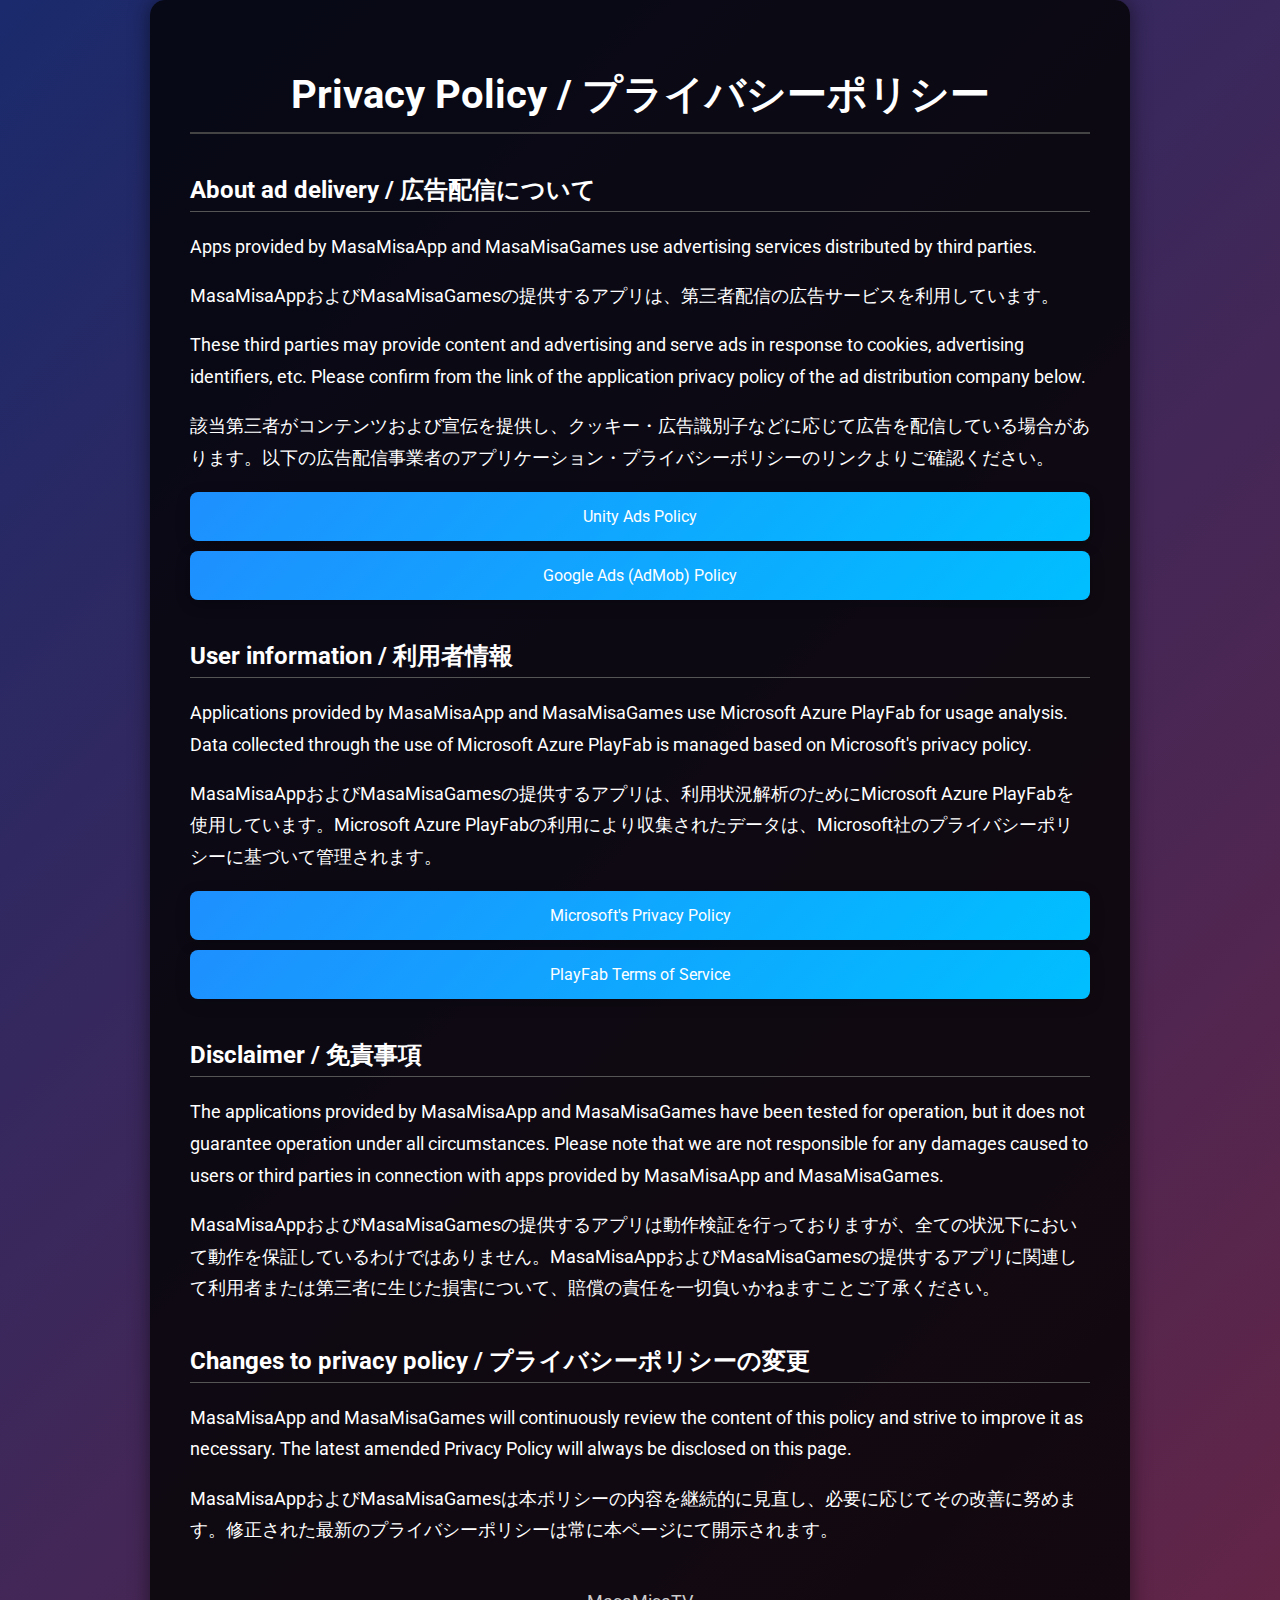
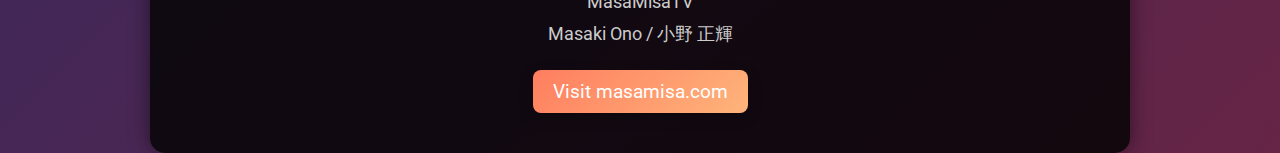
<file: index.html>
<!DOCTYPE html>
<html lang="ja">
<head>
    <meta charset="UTF-8">
    <meta name="viewport" content="width=device-width, initial-scale=1.0">
    <title>Privacy Policy</title>
    <link href="https://fonts.googleapis.com/css2?family=Roboto:wght@400;700&display=swap" rel="stylesheet">
    <style>
        body {
            font-family: 'Roboto', sans-serif;
            background: linear-gradient(135deg, #1a2a6c, #b21f1f, #fdbb2d);
            background-size: 400% 400%;
            animation: gradientBackground 15s ease infinite;
            color: #fff;
            margin: 0;
            padding: 0;
            display: flex;
            align-items: center;
            justify-content: center;
            min-height: 100vh;
        }
        @keyframes gradientBackground {
            0% { background-position: 0% 50%; }
            50% { background-position: 100% 50%; }
            100% { background-position: 0% 50%; }
        }
        .container {
            max-width: 900px;
            background: rgba(0, 0, 0, 0.8);
            padding: 40px;
            border-radius: 15px;
            box-shadow: 0 0 20px rgba(0, 0, 0, 0.5);
            overflow: hidden;
            position: relative;
        }
        h1 {
            text-align: center;
            font-size: 2.5em;
            margin-bottom: 20px;
            padding-bottom: 10px;
            border-bottom: 2px solid #444;
        }
        h2 {
            margin-top: 40px;
            font-size: 1.5em;
            border-bottom: 1px solid #555;
            padding-bottom: 5px;
        }
        p {
            line-height: 1.8;
            font-size: 1.1em;
        }
        a {
            color: #1e90ff;
            text-decoration: none;
            transition: color 0.3s;
        }
        a:hover {
            color: #00bfff;
            text-decoration: underline;
        }
        ul {
            list-style-type: none;
            padding: 0;
        }
        ul li {
            margin: 10px 0;
        }
        ul li a {
            display: block;
            background: linear-gradient(135deg, #1e90ff, #00bfff);
            color: #fff;
            padding: 15px 20px;
            border-radius: 8px;
            text-align: center;
            transition: background 0.3s, transform 0.3s;
            box-shadow: 0 4px 15px rgba(0, 0, 0, 0.2);
        }
        ul li a:hover {
            background: linear-gradient(135deg, #00bfff, #1e90ff);
            transform: translateY(-5px);
        }
        .footer {
            text-align: center;
            margin-top: 40px;
            color: #ccc;
        }
        .container::before {
            content: '';
            position: absolute;
            top: 0;
            left: 0;
            width: 100%;
            height: 100%;
            background: rgba(255, 255, 255, 0.05);
            z-index: -1;
            opacity: 0.7;
        }
        .masamisa-link {
            text-align: center;
            margin-top: 20px;
        }
        .masamisa-link a {
            display: inline-block;
            padding: 10px 20px;
            background: linear-gradient(135deg, #ff7e5f, #feb47b);
            color: #fff;
            border-radius: 8px;
            font-size: 1.2em;
            text-decoration: none;
            box-shadow: 0 4px 15px rgba(0, 0, 0, 0.2);
            transition: background 0.3s, transform 0.3s;
        }
        .masamisa-link a:hover {
            background: linear-gradient(135deg, #feb47b, #ff7e5f);
            transform: translateY(-5px);
        }
    </style>
</head>
<body>
    <div class="container">
        <h1>Privacy Policy / プライバシーポリシー</h1>

        <h2>About ad delivery / 広告配信について</h2>
        <p>Apps provided by MasaMisaApp and MasaMisaGames use advertising services distributed by third parties.</p>
        <p>MasaMisaAppおよびMasaMisaGamesの提供するアプリは、第三者配信の広告サービスを利用しています。</p>
        <p>These third parties may provide content and advertising and serve ads in response to cookies, advertising identifiers, etc. Please confirm from the link of the application privacy policy of the ad distribution company below.</p>
        <p>該当第三者がコンテンツおよび宣伝を提供し、クッキー・広告識別子などに応じて広告を配信している場合があります。以下の広告配信事業者のアプリケーション・プライバシーポリシーのリンクよりご確認ください。</p>
        <ul>
            <li><a href="https://unity3d.com/jp/legal/privacy-policy" target="_blank">Unity Ads Policy</a></li>
            <li><a href="https://policies.google.com/technologies/ads?hl=ja" target="_blank">Google Ads (AdMob) Policy</a></li>
        </ul>

        <h2>User information / 利用者情報</h2>
        <p>Applications provided by MasaMisaApp and MasaMisaGames use Microsoft Azure PlayFab for usage analysis. Data collected through the use of Microsoft Azure PlayFab is managed based on Microsoft's privacy policy.</p>
        <p>MasaMisaAppおよびMasaMisaGamesの提供するアプリは、利用状況解析のためにMicrosoft Azure PlayFabを使用しています。Microsoft Azure PlayFabの利用により収集されたデータは、Microsoft社のプライバシーポリシーに基づいて管理されます。</p>
        <ul>
            <li><a href="https://www.microsoft.com/ja-jp/trust-center/privacy" target="_blank">Microsoft's Privacy Policy</a></li>
            <li><a href="https://playfab.com/terms/" target="_blank">PlayFab Terms of Service</a></li>
        </ul>

        <h2>Disclaimer / 免責事項</h2>
        <p>The applications provided by MasaMisaApp and MasaMisaGames have been tested for operation, but it does not guarantee operation under all circumstances. Please note that we are not responsible for any damages caused to users or third parties in connection with apps provided by MasaMisaApp and MasaMisaGames.</p>
        <p>MasaMisaAppおよびMasaMisaGamesの提供するアプリは動作検証を行っておりますが、全ての状況下において動作を保証しているわけではありません。MasaMisaAppおよびMasaMisaGamesの提供するアプリに関連して利用者または第三者に生じた損害について、賠償の責任を一切負いかねますことご了承ください。</p>

        <h2>Changes to privacy policy / プライバシーポリシーの変更</h2>
        <p>MasaMisaApp and MasaMisaGames will continuously review the content of this policy and strive to improve it as necessary. The latest amended Privacy Policy will always be disclosed on this page.</p>
        <p>MasaMisaAppおよびMasaMisaGamesは本ポリシーの内容を継続的に見直し、必要に応じてその改善に努めます。修正された最新のプライバシーポリシーは常に本ページにて開示されます。</p>

        <div class="footer">
            <p>MasaMisaTV<br>Masaki Ono / 小野 正輝</p>
        </div>

        <div class="masamisa-link">
            <a href="https://www.masamisa.com" target="_blank">Visit masamisa.com</a>
        </div>
    </div>
</body>
</html>
</file>
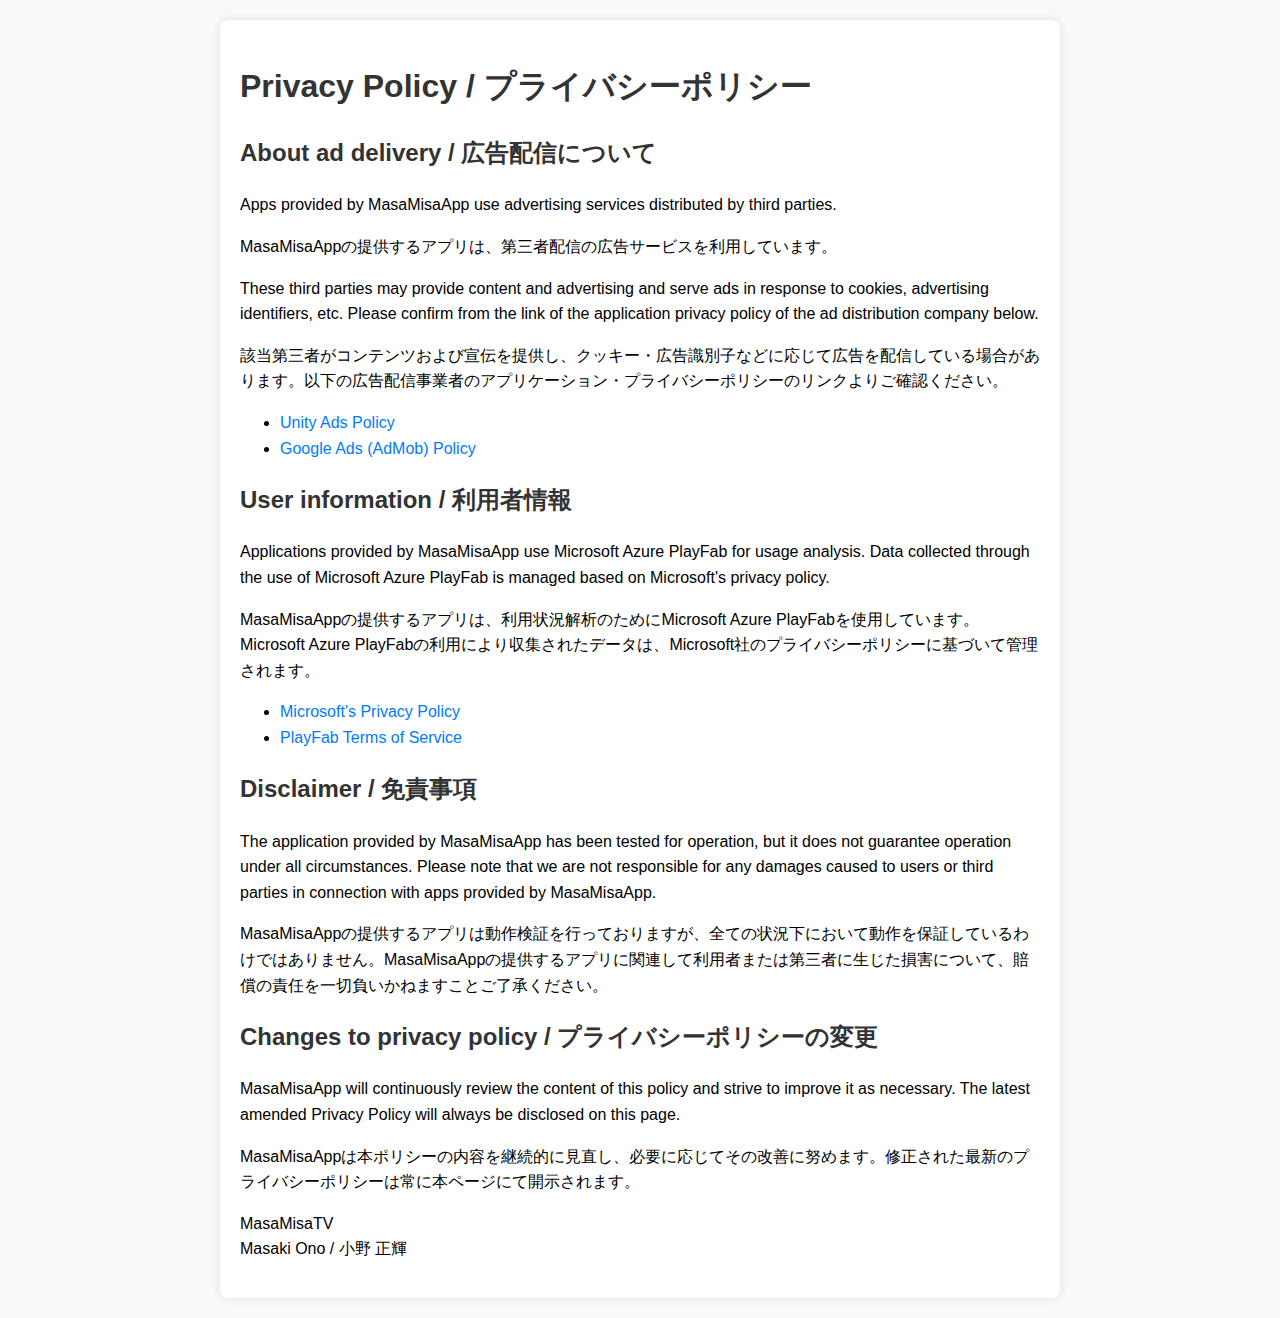
<file: index2.html>
<!DOCTYPE html>
<html lang="ja">
<head>
    <meta charset="UTF-8">
    <meta name="viewport" content="width=device-width, initial-scale=1.0">
    <title>Privacy Policy</title>
    <style>
        body {
            font-family: Arial, sans-serif;
            line-height: 1.6;
            margin: 0;
            padding: 20px;
            background-color: #f9f9f9;
        }
        .container {
            max-width: 800px;
            margin: auto;
            background: #fff;
            padding: 20px;
            border-radius: 8px;
            box-shadow: 0 0 10px rgba(0, 0, 0, 0.1);
        }
        h1, h2 {
            color: #333;
        }
        a {
            color: #007BFF;
            text-decoration: none;
        }
        a:hover {
            text-decoration: underline;
        }
    </style>
</head>
<body>
    <div class="container">
        <h1>Privacy Policy / プライバシーポリシー</h1>

        <h2>About ad delivery / 広告配信について</h2>
        <p>Apps provided by MasaMisaApp use advertising services distributed by third parties.</p>
        <p>MasaMisaAppの提供するアプリは、第三者配信の広告サービスを利用しています。</p>
        <p>These third parties may provide content and advertising and serve ads in response to cookies, advertising identifiers, etc. Please confirm from the link of the application privacy policy of the ad distribution company below.</p>
        <p>該当第三者がコンテンツおよび宣伝を提供し、クッキー・広告識別子などに応じて広告を配信している場合があります。以下の広告配信事業者のアプリケーション・プライバシーポリシーのリンクよりご確認ください。</p>
        <ul>
            <li><a href="https://unity3d.com/jp/legal/privacy-policy" target="_blank">Unity Ads Policy</a></li>
            <li><a href="https://policies.google.com/technologies/ads?hl=ja" target="_blank">Google Ads (AdMob) Policy</a></li>
        </ul>

        <h2>User information / 利用者情報</h2>
        <p>Applications provided by MasaMisaApp use Microsoft Azure PlayFab for usage analysis. Data collected through the use of Microsoft Azure PlayFab is managed based on Microsoft's privacy policy.</p>
        <p>MasaMisaAppの提供するアプリは、利用状況解析のためにMicrosoft Azure PlayFabを使用しています。Microsoft Azure PlayFabの利用により収集されたデータは、Microsoft社のプライバシーポリシーに基づいて管理されます。</p>
        <ul>
            <li><a href="https://www.microsoft.com/ja-jp/trust-center/privacy" target="_blank">Microsoft's Privacy Policy</a></li>
            <li><a href="https://playfab.com/terms/" target="_blank">PlayFab Terms of Service</a></li>
        </ul>

        <h2>Disclaimer / 免責事項</h2>
        <p>The application provided by MasaMisaApp has been tested for operation, but it does not guarantee operation under all circumstances. Please note that we are not responsible for any damages caused to users or third parties in connection with apps provided by MasaMisaApp.</p>
        <p>MasaMisaAppの提供するアプリは動作検証を行っておりますが、全ての状況下において動作を保証しているわけではありません。MasaMisaAppの提供するアプリに関連して利用者または第三者に生じた損害について、賠償の責任を一切負いかねますことご了承ください。</p>

        <h2>Changes to privacy policy / プライバシーポリシーの変更</h2>
        <p>MasaMisaApp will continuously review the content of this policy and strive to improve it as necessary. The latest amended Privacy Policy will always be disclosed on this page.</p>
        <p>MasaMisaAppは本ポリシーの内容を継続的に見直し、必要に応じてその改善に努めます。修正された最新のプライバシーポリシーは常に本ページにて開示されます。</p>

        <p>MasaMisaTV<br>Masaki Ono / 小野 正輝</p>
    </div>
</body>
</html>
</file>
